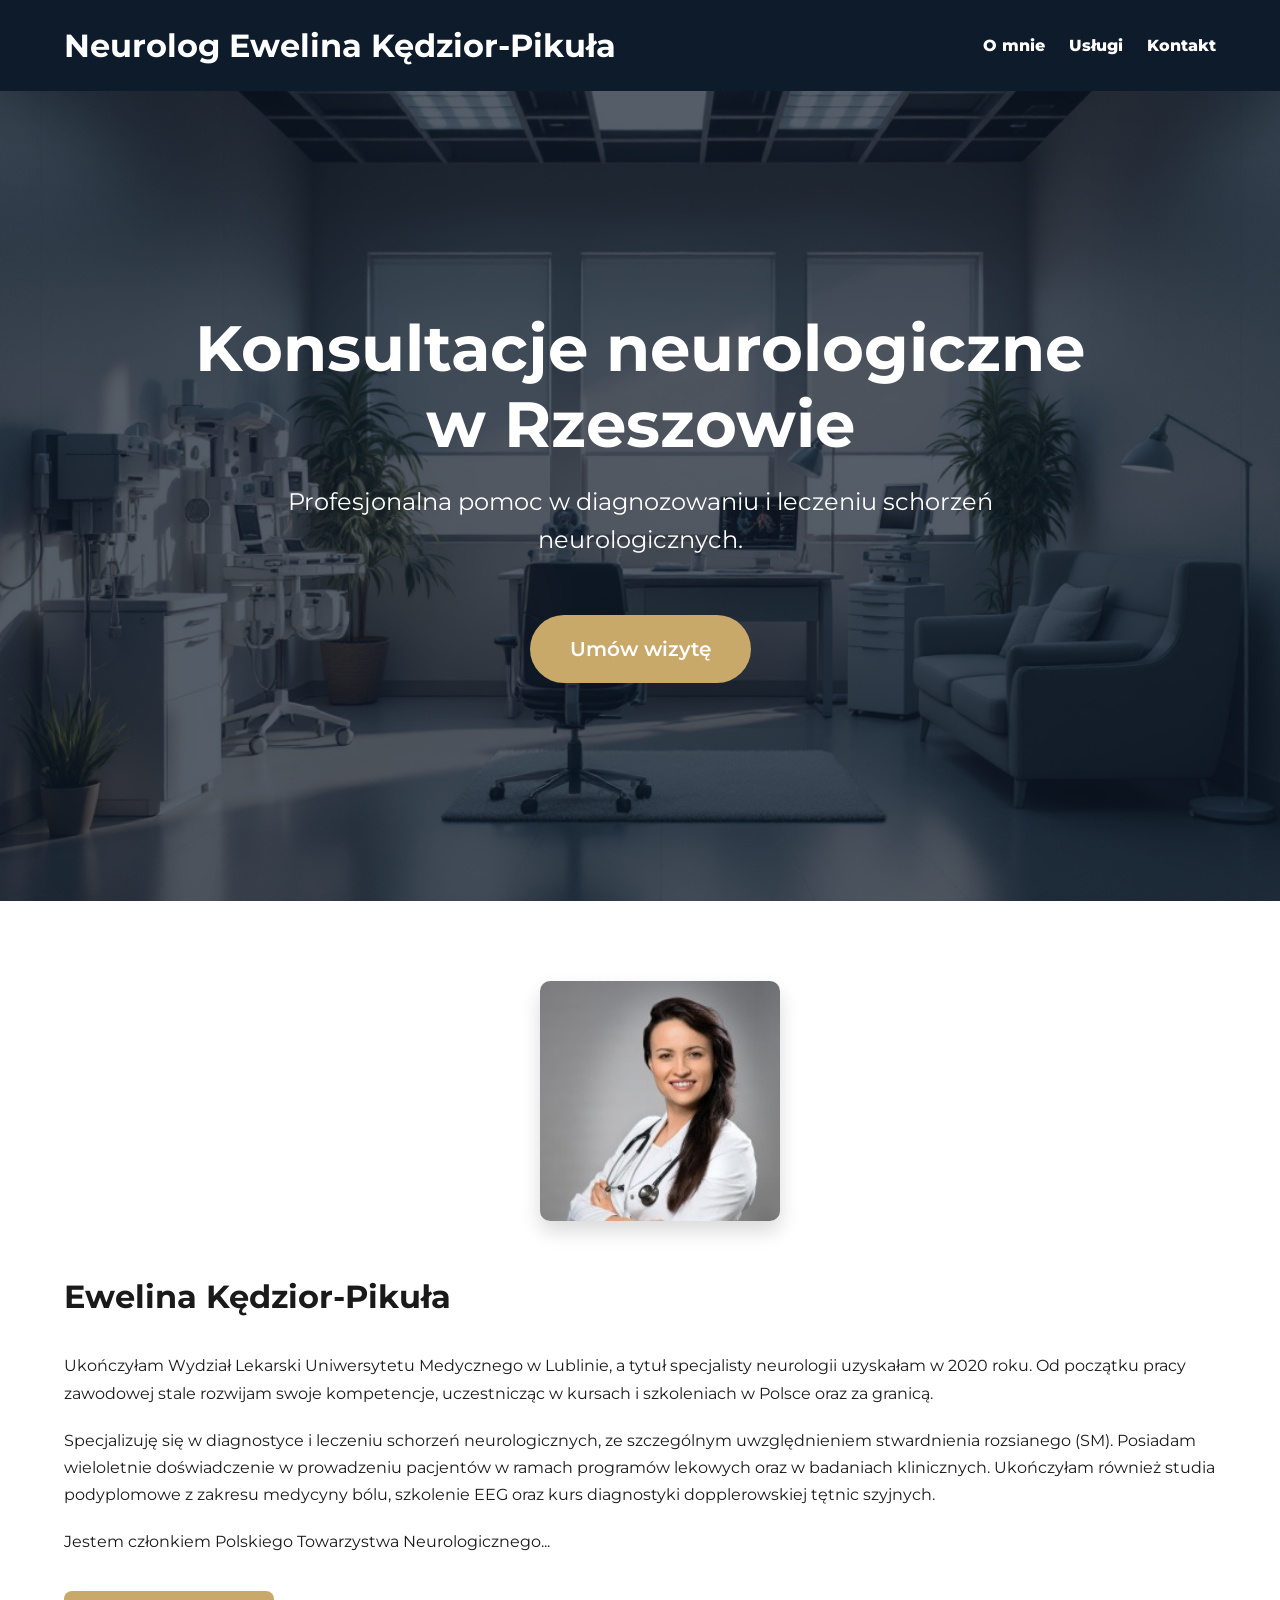
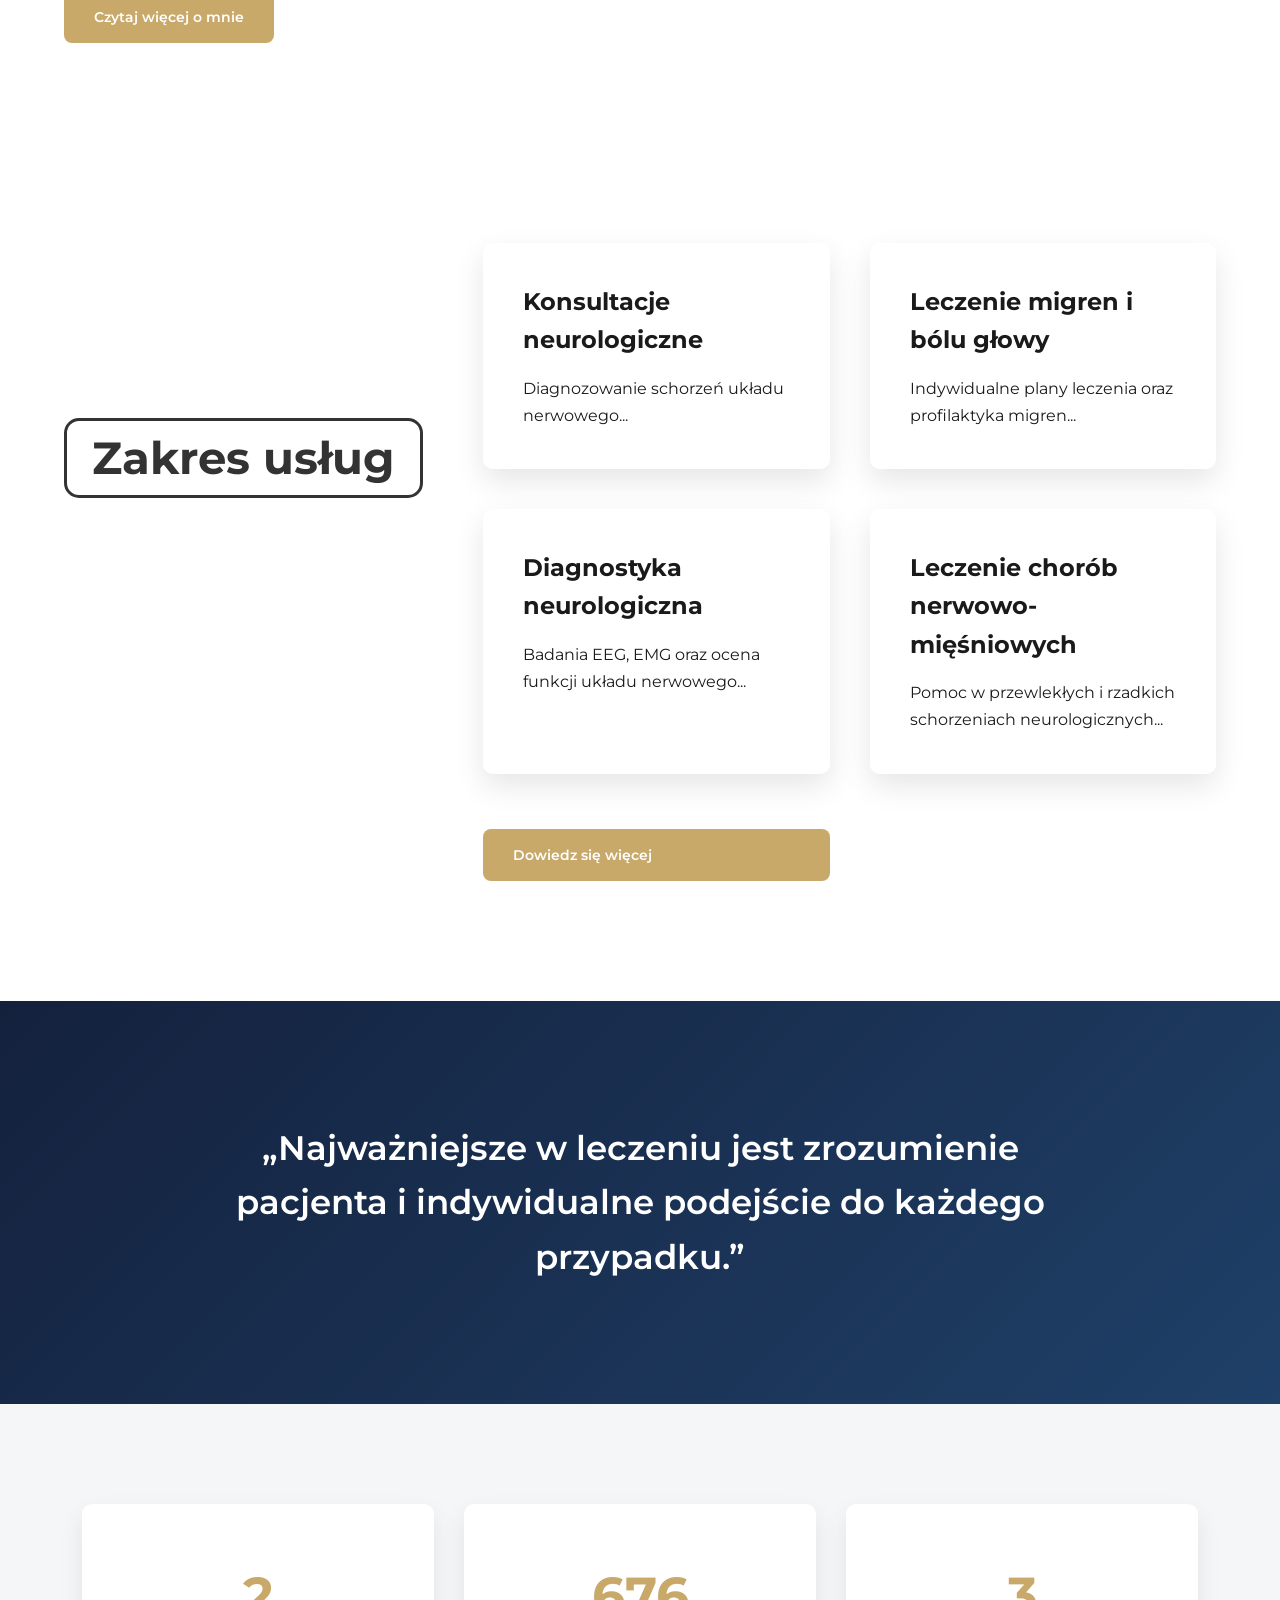
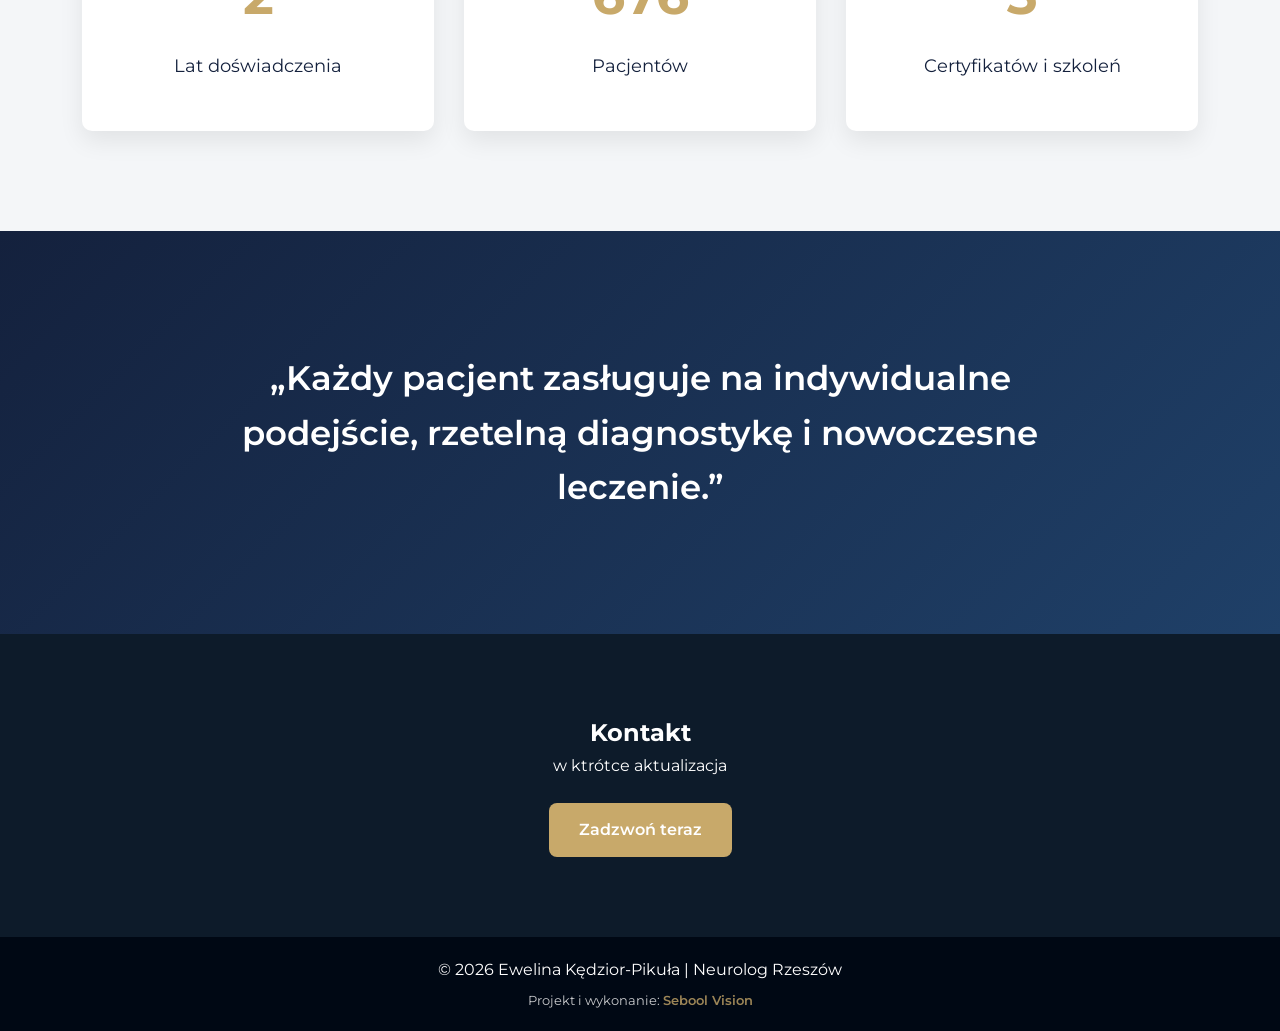
<file: index.html>
<!DOCTYPE html>
<html lang="pl">
<head>
    <meta charset="UTF-8">
    <meta name="viewport" content="width=device-width, initial-scale=1.0">
    <title>Neurolog Ewelina Kędzior-Pikuła | Rzeszów</title>
    <meta name="description" content="Ewelina Kędzior-Pikuła - Profesjonalna neurolog w Rzeszowie. Konsultacje neurologiczne, leczenie bólu głowy, diagnostyka neurologiczna.">
    <meta name="robots" content="index, follow">
    <meta name="author" content="Ewelina Kędzior-Pikuła">
    <meta name="theme-color" content="#14213d">
    <meta property="og:type" content="website">
    <meta property="og:locale" content="pl_PL">
    <meta property="og:title" content="Neurolog Ewelina Kędzior-Pikuła | Rzeszów">
    <meta property="og:description" content="Konsultacje neurologiczne, diagnostyka i leczenie schorzeń układu nerwowego w Rzeszowie.">
    <meta property="og:image" content="og-image.png">
    <meta property="og:image:alt" content="Neurolog Ewelina Kędzior-Pikuła - konsultacje neurologiczne w Rzeszowie">
    <meta name="twitter:card" content="summary_large_image">
    <meta name="twitter:title" content="Neurolog Ewelina Kędzior-Pikuła | Rzeszów">
    <meta name="twitter:description" content="Konsultacje neurologiczne, diagnostyka i leczenie schorzeń układu nerwowego w Rzeszowie.">
    <meta name="twitter:image" content="og-image.png">
    <link rel="icon" type="image/png" sizes="16x16" href="favicon-16.png">
    <link rel="icon" type="image/png" sizes="32x32" href="favicon-32.png">
    <link rel="apple-touch-icon" sizes="180x180" href="apple-touch-icon.png">
    <link rel="manifest" href="site.webmanifest">
    <link rel="image_src" href="og-image.png">
    <link rel="stylesheet" href="style.css">
    <link href="https://fonts.googleapis.com/css2?family=Montserrat:wght@400;600;700&display=swap" rel="stylesheet">
    <script type="application/ld+json">
    {
        "@context": "https://schema.org",
        "@type": "Physician",
        "name": "Ewelina Kędzior-Pikuła",
        "description": "Neurolog w Rzeszowie. Konsultacje neurologiczne, diagnostyka i leczenie schorzeń układu nerwowego.",
        "medicalSpecialty": "Neurology",
        "telephone": "+48660232927",
        "image": "og-image.png",
        "address": {
            "@type": "PostalAddress",
            "addressLocality": "Rzeszów",
            "addressCountry": "PL"
        },
        "areaServed": "Rzeszów"
    }
    </script>
</head>
<body>

<header>
    <div class="container nav">
        <h1>Neurolog Ewelina Kędzior-Pikuła</h1>
        <nav>
            <a href="omnie.html">O mnie</a>
            <a href="uslugi.html">Usługi</a>
            <a href="kontakt.html">Kontakt</a>

        </nav>
    </div>
</header>

<section class="hero">
    <img src="img/lek_1.png" alt="Neurolog Rzeszów - konsultacje i diagnostyka" class="hero-img">

    <div class="hero-content reveal reveal-bottom">
        <h2>Konsultacje neurologiczne w Rzeszowie</h2>
        <p>Profesjonalna pomoc w diagnozowaniu i leczeniu schorzeń neurologicznych.</p>
        <a href="#kontakt" class="btn">Umów wizytę</a>
    </div>
</section>

<section id="o-mnie" class="about">
    <div class="container about-wrapper">

        <div class="about-image reveal reveal-left">
            <img src="img/profil.jpg" alt="Neurolog Ewelina Kędzior-Pikuła Rzeszów konsultacja neurologiczna">

        </div>

        <div class="about-text reveal reveal-right">
            <h2>Ewelina Kędzior-Pikuła</h2>

            <p>
                Ukończyłam Wydział Lekarski Uniwersytetu Medycznego w Lublinie, 
                a tytuł specjalisty neurologii uzyskałam w 2020 roku. 
                Od początku pracy zawodowej stale rozwijam swoje kompetencje, 
                uczestnicząc w kursach i szkoleniach w Polsce oraz za granicą.
            </p>

            <p>
                Specjalizuję się w diagnostyce i leczeniu schorzeń neurologicznych, 
                ze szczególnym uwzględnieniem stwardnienia rozsianego (SM). 
                Posiadam wieloletnie doświadczenie w prowadzeniu pacjentów 
                w ramach programów lekowych oraz w badaniach klinicznych. 
                Ukończyłam również studia podyplomowe z zakresu medycyny bólu, 
                szkolenie EEG oraz kurs diagnostyki dopplerowskiej tętnic szyjnych.
            </p>

            <p>
                Jestem członkiem Polskiego Towarzystwa Neurologicznego...
            </p>
            <a href="omnie.html" class="btn btn-small">
                Czytaj więcej o mnie
            </a>

        </div>

    </div>
</section>


<section id="uslugi" class="services">
    <div class="background-slider">
        <div class="slide" style="background-image: url('img/pom_1.png');"></div>
        <div class="slide" style="background-image: url('img/pom_2.png');"></div>
        <div class="slide" style="background-image: url('img/pom_3.png');"></div>
    </div>
<div class="container services-wrapper">
    <h2 class="reveal reveal-left services-title">Zakres usług</h2>
    <div class="cards">

        <div class="card reveal reveal-left">
            <h3>Konsultacje neurologiczne</h3>
            <p>
                Diagnozowanie schorzeń układu nerwowego...
            </p>
        </div>

        <div class="card reveal reveal-bottom">
            <h3>Leczenie migren i bólu głowy</h3>
            <p>
                Indywidualne plany leczenia oraz profilaktyka migren...
            </p>
        </div>

        <div class="card reveal reveal-right">
            <h3>Diagnostyka neurologiczna</h3>
            <p>
                Badania EEG, EMG oraz ocena funkcji układu nerwowego...
            </p>
        </div>

        <div class="card reveal reveal-left">
            <h3>Leczenie chorób nerwowo-mięśniowych</h3>
            <p>
                Pomoc w przewlekłych i rzadkich schorzeniach neurologicznych...
            </p>
        </div>
        <a href="uslugi.html" class="btn btn-small">Dowiedz się więcej</a>

    </div>
</div>

</section>

<section class="quote-section">

    <div class="container reveal reveal-bottom">

        <blockquote>
            „Najważniejsze w leczeniu jest zrozumienie pacjenta
            i indywidualne podejście do każdego przypadku.”
        </blockquote>

    </div>

</section>

<section class="stats-section">

    <div class="container stats-grid">

        <div class="stat-box reveal reveal-left">
            <h3 class="counter" data-target="15">0</h3>
            <p>Lat doświadczenia</p>
        </div>

        <div class="stat-box reveal reveal-bottom">
            <h3 class="counter" data-target="3500">0</h3>
            <p>Pacjentów</p>
        </div>

        <div class="stat-box reveal reveal-right">
            <h3 class="counter" data-target="20">0</h3>
            <p>Certyfikatów i szkoleń</p>
        </div>

    </div>

</section>


<section class="quote-section">

    <div class="container reveal reveal-bottom">

        <blockquote>
            „Każdy pacjent zasługuje na indywidualne podejście,
            rzetelną diagnostykę i nowoczesne leczenie.”
        </blockquote>

    </div>

</section>




<section id="kontakt" class="contact">
    <div class="container reveal reveal-bottom">
        <h2 class="reveal reveal-bottom">Kontakt</h2>

        

        <p>w ktrótce aktualizacja</p>
        <p></p>

        <a href="tel:+48660232927" class="btn reveal reveal-bottom">
            Zadzwoń teraz
        </a>
    </div>
</section>


<footer>
    <p>© 2026 Ewelina Kędzior-Pikuła | Neurolog Rzeszów</p>
    <p class="footer-credit">Projekt i wykonanie: <a href="https://seboolvision.com" target="_blank" rel="noopener noreferrer">Sebool Vision</a></p>
</footer>

<script src="script.js"></script>

</body>
</html>
</file>
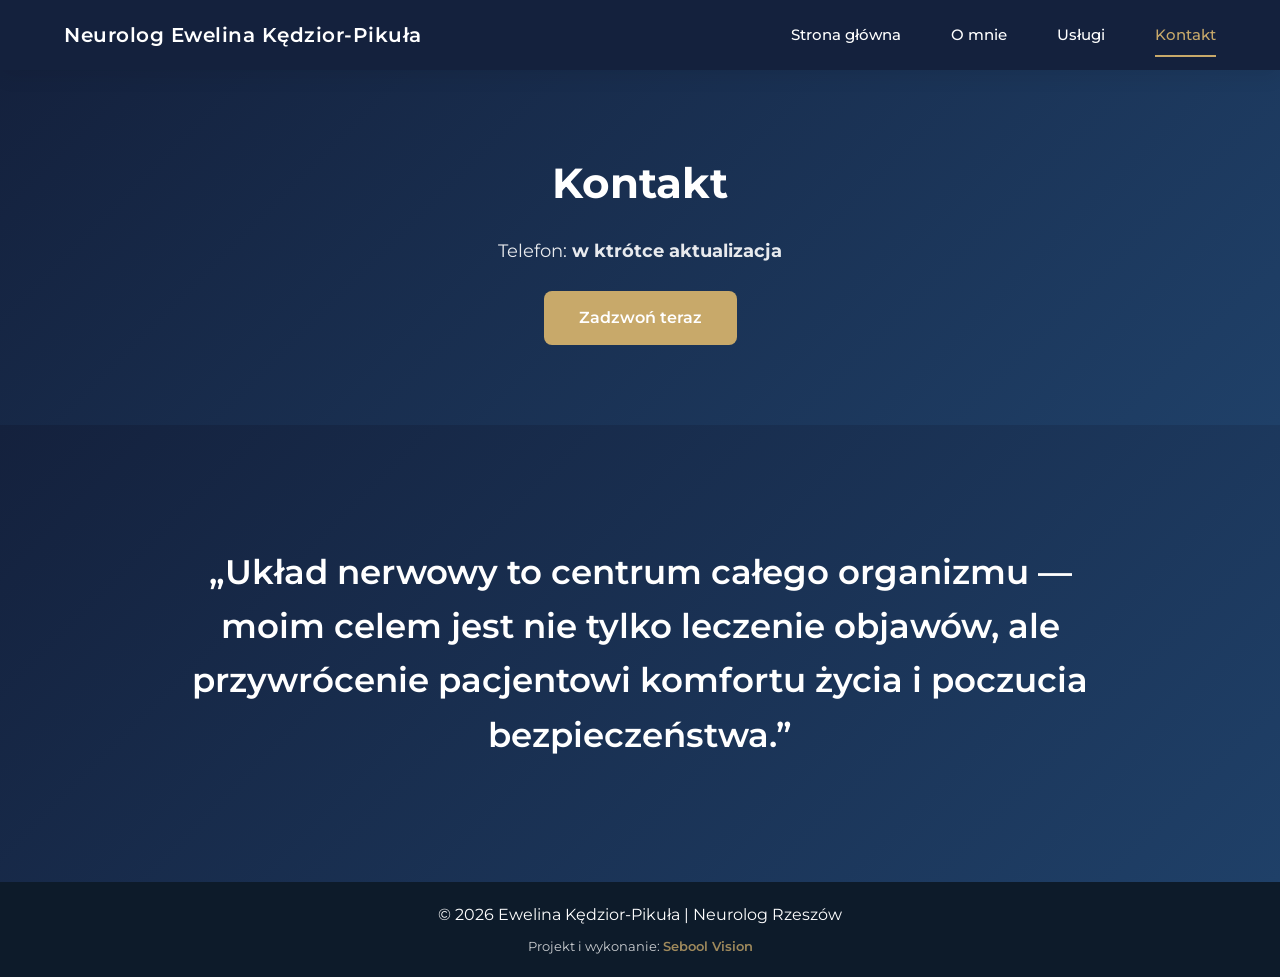
<file: kontakt.html>
<!DOCTYPE html>
<html lang="pl">
<head>
    <meta charset="UTF-8">
    <meta name="viewport" content="width=device-width, initial-scale=1.0">
    <title>Kontakt | Neurolog Rzeszów</title>
    <meta name="description" content="Kontakt z neurologiem w Rzeszowie. Adres, telefon oraz mapa dojazdu.">
    <meta name="robots" content="index, follow">
    <meta name="author" content="Ewelina Kędzior-Pikuła">
    <meta name="theme-color" content="#14213d">
    <meta property="og:type" content="website">
    <meta property="og:locale" content="pl_PL">
    <meta property="og:title" content="Kontakt | Neurolog Ewelina Kędzior-Pikuła">
    <meta property="og:description" content="Telefon i kontakt do neurologa w Rzeszowie. Umów konsultację neurologiczną.">
    <meta property="og:image" content="og-image.png">
    <meta property="og:image:alt" content="Kontakt do neurologa w Rzeszowie">
    <meta name="twitter:card" content="summary_large_image">
    <meta name="twitter:title" content="Kontakt | Neurolog Ewelina Kędzior-Pikuła">
    <meta name="twitter:description" content="Telefon i kontakt do neurologa w Rzeszowie.">
    <meta name="twitter:image" content="og-image.png">
    <link rel="icon" type="image/png" sizes="16x16" href="favicon-16.png">
    <link rel="icon" type="image/png" sizes="32x32" href="favicon-32.png">
    <link rel="apple-touch-icon" sizes="180x180" href="apple-touch-icon.png">
    <link rel="manifest" href="site.webmanifest">
    <link rel="image_src" href="og-image.png">

    <link rel="stylesheet" href="style.css">
    <link href="https://fonts.googleapis.com/css2?family=Montserrat:wght@400;600;700&display=swap" rel="stylesheet">
    <script type="application/ld+json">
    {
        "@context": "https://schema.org",
        "@type": "Physician",
        "name": "Ewelina Kędzior-Pikuła",
        "description": "Kontakt do neurologa w Rzeszowie.",
        "medicalSpecialty": "Neurology",
        "telephone": "+48660232927",
        "image": "og-image.png",
        "address": {
            "@type": "PostalAddress",
            "addressLocality": "Rzeszów",
            "addressCountry": "PL"
        },
        "areaServed": "Rzeszów"
    }
    </script>
</head>
<body class="contact-page">

<header class="contact-header">
    <div class="container contact-nav">
        <h1 class="contact-logo">Neurolog Ewelina Kędzior-Pikuła</h1>
        <nav>
            <a href="index.html">Strona główna</a>
            <a href="omnie.html">O mnie</a>
            <a href="uslugi.html">Usługi</a>
            <a href="kontakt.html" class="active">Kontakt</a>
        </nav>
    </div>
</header>

<section class="contact-hero">
    <div class="container reveal reveal-bottom">
        <h2>Kontakt</h2>

        

        <p>Telefon: <strong>w ktrótce aktualizacja</strong></p>

        <a href="tel:" class="btn-contact">
            Zadzwoń teraz
        </a>
    </div>
</section>

<section class="quote-section">

    <div class="container reveal reveal-bottom">

        <blockquote>
            „Układ nerwowy to centrum całego organizmu —
            moim celem jest nie tylko leczenie objawów,
            ale przywrócenie pacjentowi komfortu życia i poczucia bezpieczeństwa.”
        </blockquote>

    </div>

</section>

<footer class="contact-footer">
    <p>© 2026 Ewelina Kędzior-Pikuła | Neurolog Rzeszów</p>
    <p class="footer-credit">Projekt i wykonanie: <a href="https://seboolvision.com" target="_blank" rel="noopener noreferrer">Sebool Vision</a></p>
</footer>

<script src="script.js"></script>
</body>
</html>
</file>
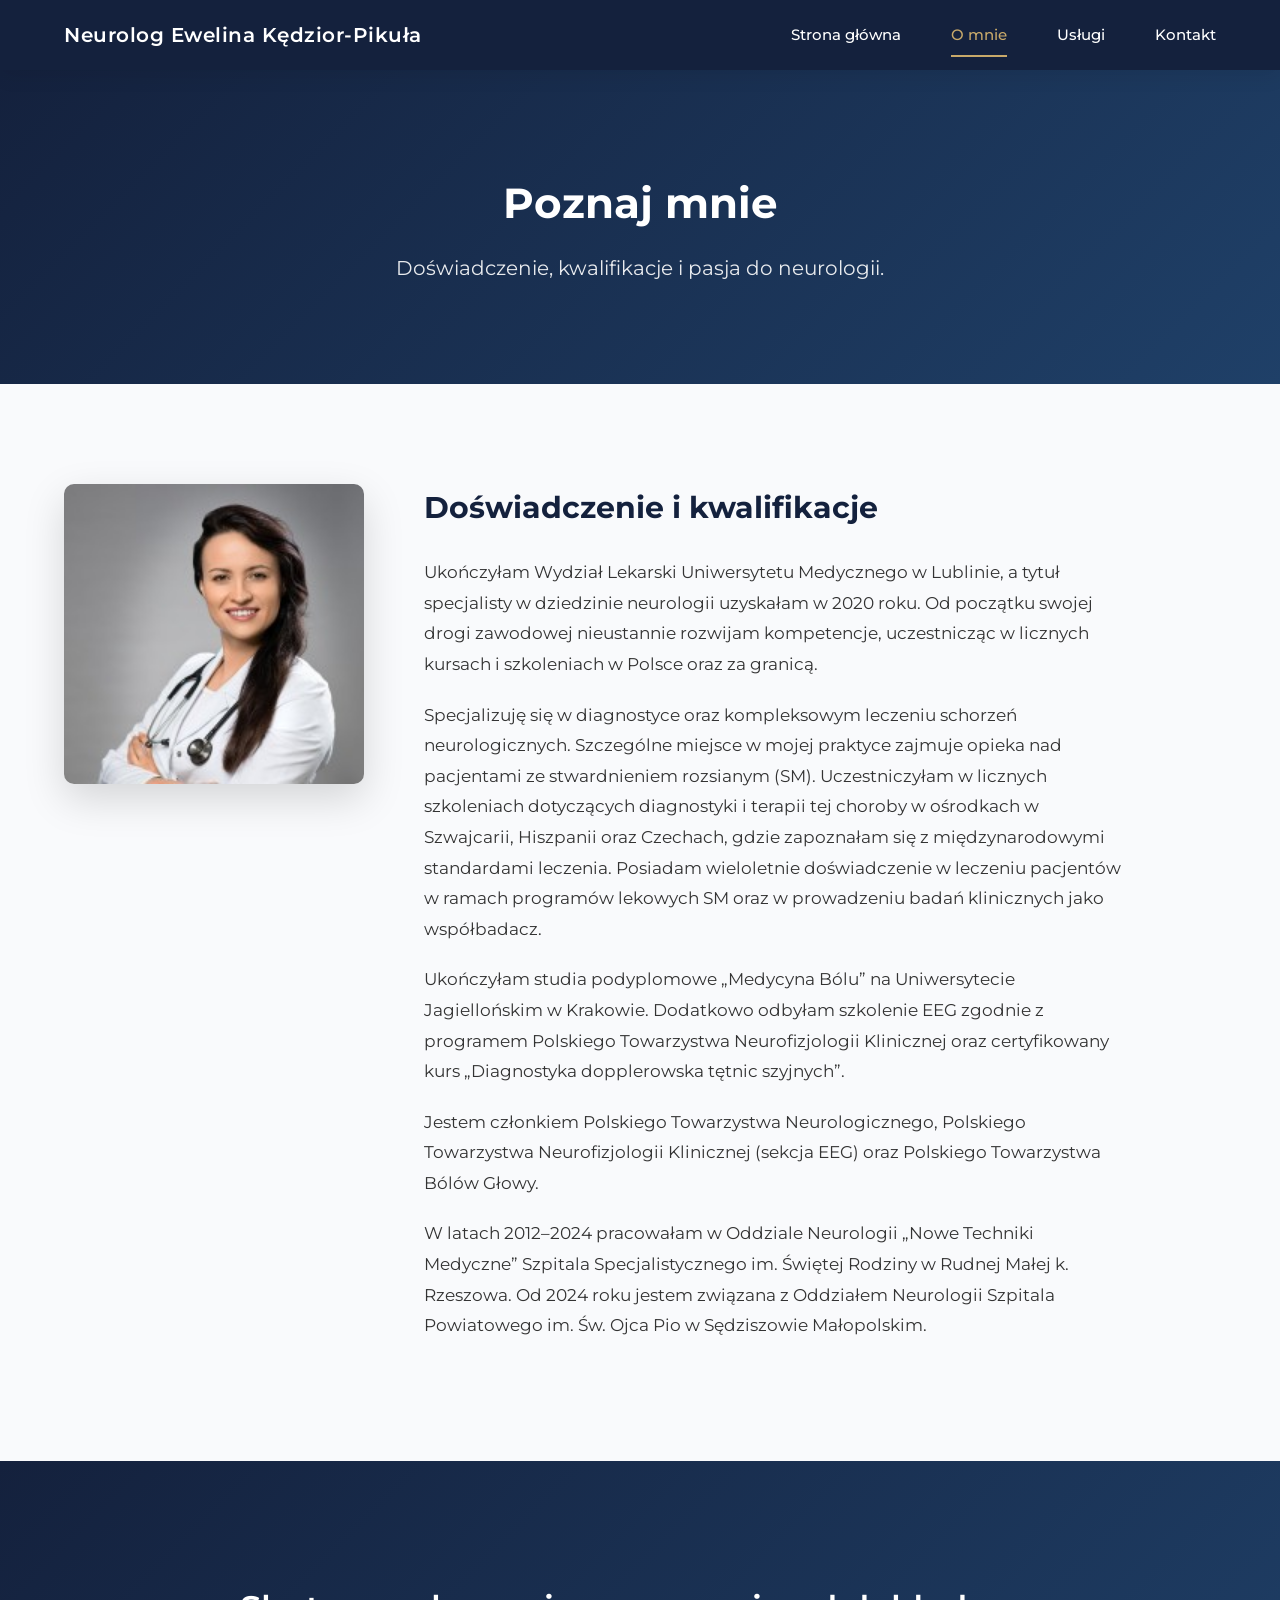
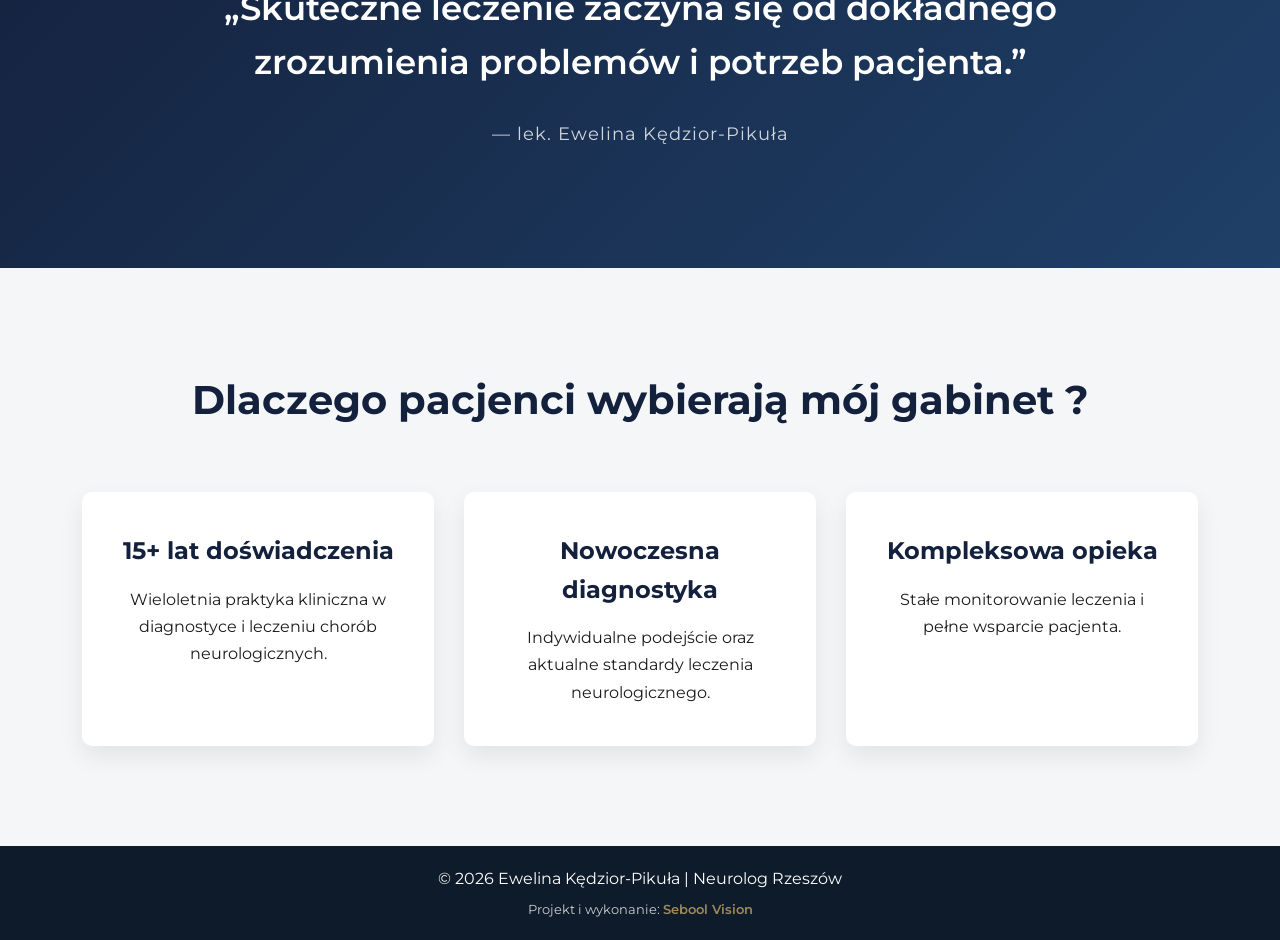
<file: omnie.html>
<!DOCTYPE html>
<html lang="pl">
<head>
    <meta charset="UTF-8">
    <meta name="viewport" content="width=device-width, initial-scale=1.0">
    <title>O mnie | Neurolog Ewelina Kędzior-Pikuła</title>
    <meta name="description" content="Poznaj neurolog Ewelinę Kędzior-Pikułę. Doświadczenie, kwalifikacje i specjalizacje neurologiczne w Rzeszowie.">
    <meta name="robots" content="index, follow">
    <meta name="author" content="Ewelina Kędzior-Pikuła">
    <meta name="theme-color" content="#14213d">
    <meta property="og:type" content="profile">
    <meta property="og:locale" content="pl_PL">
    <meta property="og:title" content="O mnie | Neurolog Ewelina Kędzior-Pikuła">
    <meta property="og:description" content="Doświadczenie, kwalifikacje i specjalizacje neurologiczne lek. Eweliny Kędzior-Pikuły w Rzeszowie.">
    <meta property="og:image" content="og-image.png">
    <meta property="og:image:alt" content="Neurolog Ewelina Kędzior-Pikuła">
    <meta name="twitter:card" content="summary_large_image">
    <meta name="twitter:title" content="O mnie | Neurolog Ewelina Kędzior-Pikuła">
    <meta name="twitter:description" content="Doświadczenie, kwalifikacje i specjalizacje neurologiczne w Rzeszowie.">
    <meta name="twitter:image" content="og-image.png">
    <link rel="icon" type="image/png" sizes="16x16" href="favicon-16.png">
    <link rel="icon" type="image/png" sizes="32x32" href="favicon-32.png">
    <link rel="apple-touch-icon" sizes="180x180" href="apple-touch-icon.png">
    <link rel="manifest" href="site.webmanifest">
    <link rel="image_src" href="og-image.png">
    
    <link rel="stylesheet" href="style.css">
    <link href="https://fonts.googleapis.com/css2?family=Montserrat:wght@400;600;700&display=swap" rel="stylesheet">
    <script type="application/ld+json">
    {
        "@context": "https://schema.org",
        "@type": "Physician",
        "name": "Ewelina Kędzior-Pikuła",
        "description": "Neurolog w Rzeszowie. Doświadczenie w diagnostyce i leczeniu schorzeń neurologicznych.",
        "medicalSpecialty": "Neurology",
        "telephone": "+48660232927",
        "image": "og-image.png",
        "address": {
            "@type": "PostalAddress",
            "addressLocality": "Rzeszów",
            "addressCountry": "PL"
        },
        "areaServed": "Rzeszów"
    }
    </script>
</head>
<body class="about-page">

<header class="about-header">
    <div class="container about-nav">
        <h1 class="about-logo">Neurolog Ewelina Kędzior-Pikuła</h1>
        <nav>
            <a href="index.html">Strona główna</a>
            <a href="omnie.html" class="active">O mnie</a>
            <a href="uslugi.html">Usługi</a>
            <a href="kontakt.html">Kontakt</a>
        </nav>
    </div>
</header>

<section class="about-hero">
    <div class="container">
        <h2>Poznaj mnie</h2>
        <p>Doświadczenie, kwalifikacje i pasja do neurologii.</p>
    </div>
</section>

<section class="about-content">
    <div class="container about-wrapper-new">

        <div class="about-image-new reveal reveal-left">
            <img src="img/profil.jpg" alt="Neurolog Ewelina Kędzior-Pikuła">
        </div>

        <div class="about-text-new reveal reveal-right">

            <h3>Doświadczenie i kwalifikacje</h3>

            <p>
                Ukończyłam Wydział Lekarski Uniwersytetu Medycznego w Lublinie, 
                a tytuł specjalisty w dziedzinie neurologii uzyskałam w 2020 roku. 
                Od początku swojej drogi zawodowej nieustannie rozwijam kompetencje, 
                uczestnicząc w licznych kursach i szkoleniach w Polsce oraz za granicą.
            </p>

            <p>
                Specjalizuję się w diagnostyce oraz kompleksowym leczeniu schorzeń neurologicznych. 
                Szczególne miejsce w mojej praktyce zajmuje opieka nad pacjentami 
                ze stwardnieniem rozsianym (SM). Uczestniczyłam w licznych szkoleniach 
                dotyczących diagnostyki i terapii tej choroby w ośrodkach w Szwajcarii, 
                Hiszpanii oraz Czechach, gdzie zapoznałam się z międzynarodowymi standardami leczenia. 
                Posiadam wieloletnie doświadczenie w leczeniu pacjentów w ramach programów lekowych SM 
                oraz w prowadzeniu badań klinicznych jako współbadacz.
            </p>

            <p>
                Ukończyłam studia podyplomowe „Medycyna Bólu” na Uniwersytecie Jagiellońskim w Krakowie. 
                Dodatkowo odbyłam szkolenie EEG zgodnie z programem Polskiego Towarzystwa 
                Neurofizjologii Klinicznej oraz certyfikowany kurs „Diagnostyka dopplerowska tętnic szyjnych”.
            </p>

            <p>
                Jestem członkiem Polskiego Towarzystwa Neurologicznego, 
                Polskiego Towarzystwa Neurofizjologii Klinicznej (sekcja EEG) 
                oraz Polskiego Towarzystwa Bólów Głowy.
            </p>

            <p>
                W latach 2012–2024 pracowałam w Oddziale Neurologii „Nowe Techniki Medyczne” 
                Szpitala Specjalistycznego im. Świętej Rodziny w Rudnej Małej k. Rzeszowa. 
                Od 2024 roku jestem związana z Oddziałem Neurologii 
                Szpitala Powiatowego im. Św. Ojca Pio w Sędziszowie Małopolskim.
            </p>

        </div>

    </div>
</section>

<section class="quote-section">

    <div class="container reveal reveal-bottom">

        <blockquote>
            „Skuteczne leczenie zaczyna się od dokładnego zrozumienia
            problemów i potrzeb pacjenta.”
        </blockquote>

        <span class="quote-author">
            — lek. Ewelina Kędzior-Pikuła
        </span>

    </div>

</section>

<section class="trust-section">

    <div class="container">

        <h2 class="reveal reveal-bottom">
            Dlaczego pacjenci wybierają mój gabinet ?
        </h2>

        <div class="trust-grid">

            <div class="trust-box reveal reveal-left">
                <h3>15+ lat doświadczenia</h3>
                <p>
                    Wieloletnia praktyka kliniczna
                    w diagnostyce i leczeniu chorób neurologicznych.
                </p>
            </div>

            <div class="trust-box reveal reveal-bottom">
                <h3>Nowoczesna diagnostyka</h3>
                <p>
                    Indywidualne podejście oraz
                    aktualne standardy leczenia neurologicznego.
                </p>
            </div>

            <div class="trust-box reveal reveal-right">
                <h3>Kompleksowa opieka</h3>
                <p>
                    Stałe monitorowanie leczenia
                    i pełne wsparcie pacjenta.
                </p>
            </div>

        </div>

    </div>

</section>



<footer class="about-footer">
    <p>© 2026 Ewelina Kędzior-Pikuła | Neurolog Rzeszów</p>
    <p class="footer-credit">Projekt i wykonanie: <a href="https://seboolvision.com" target="_blank" rel="noopener noreferrer">Sebool Vision</a></p>
</footer>

<script src="script.js"></script>

</body>
</html>
</file>
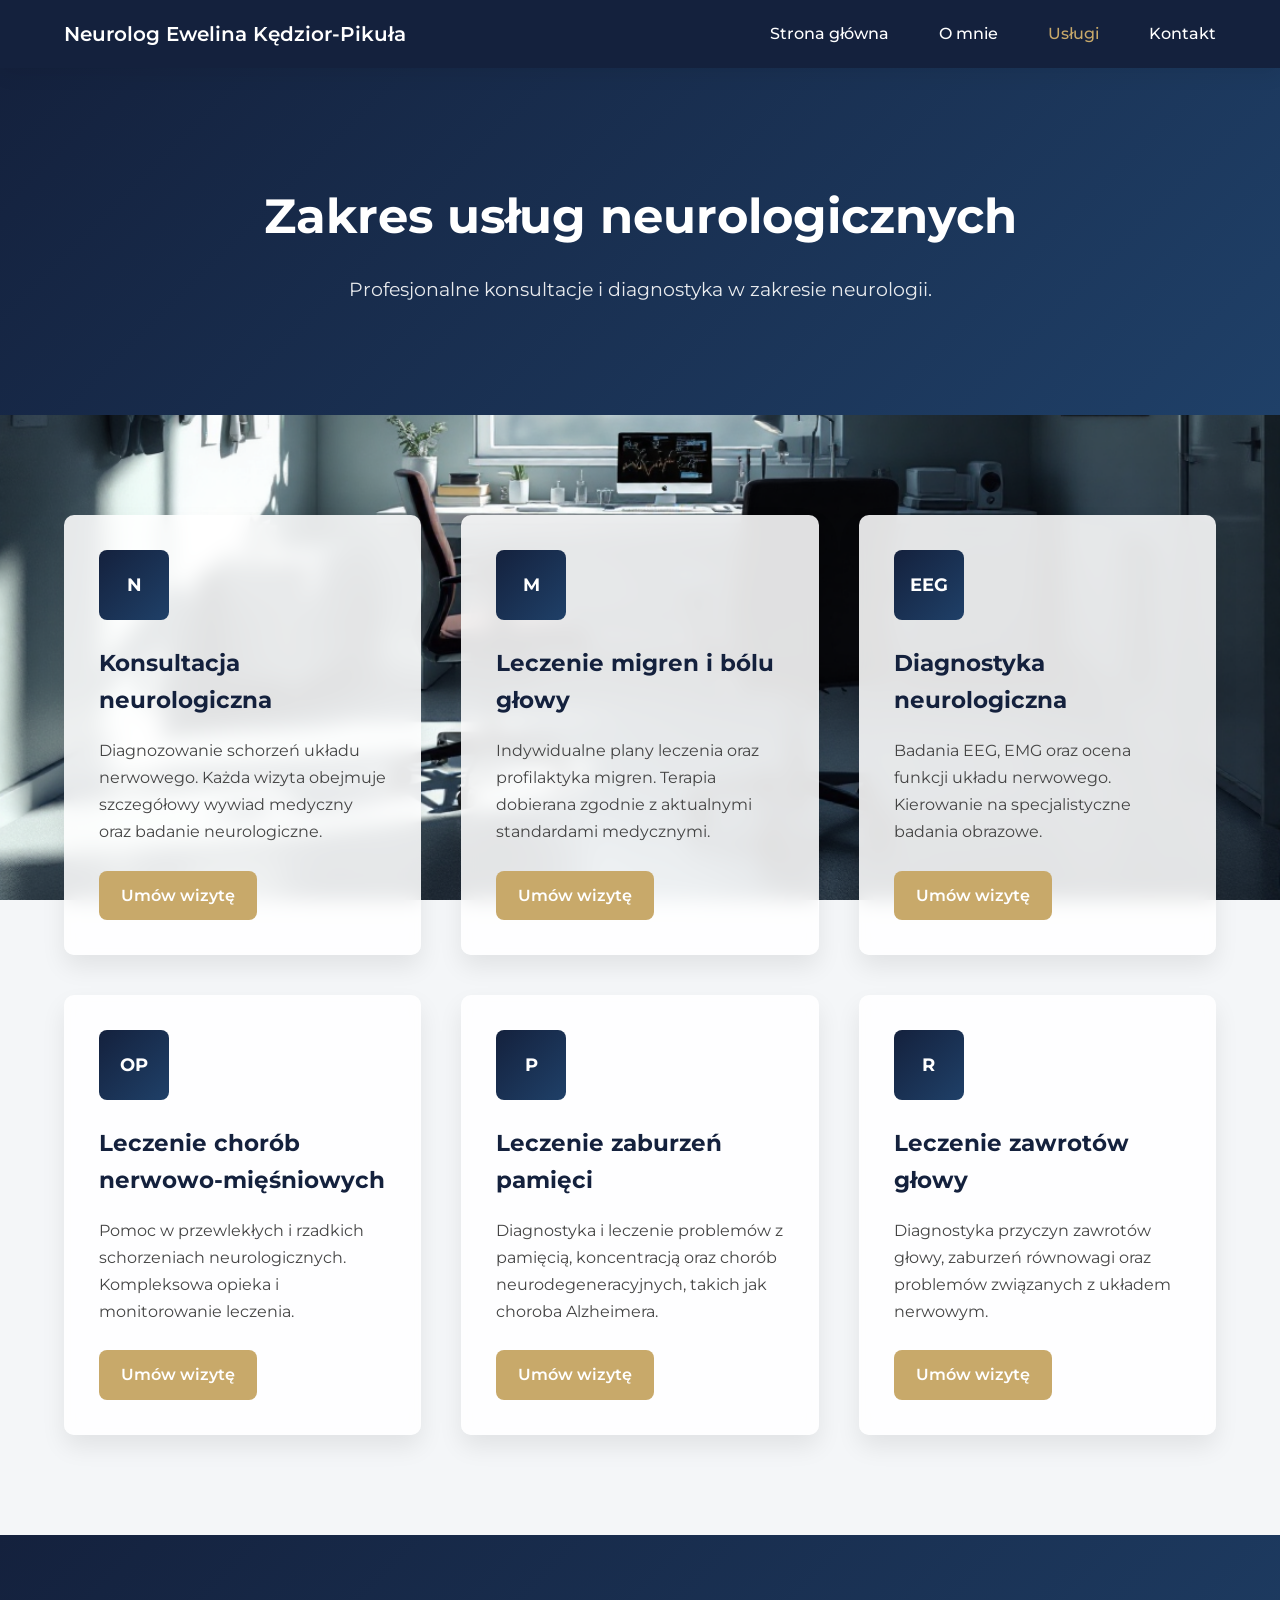
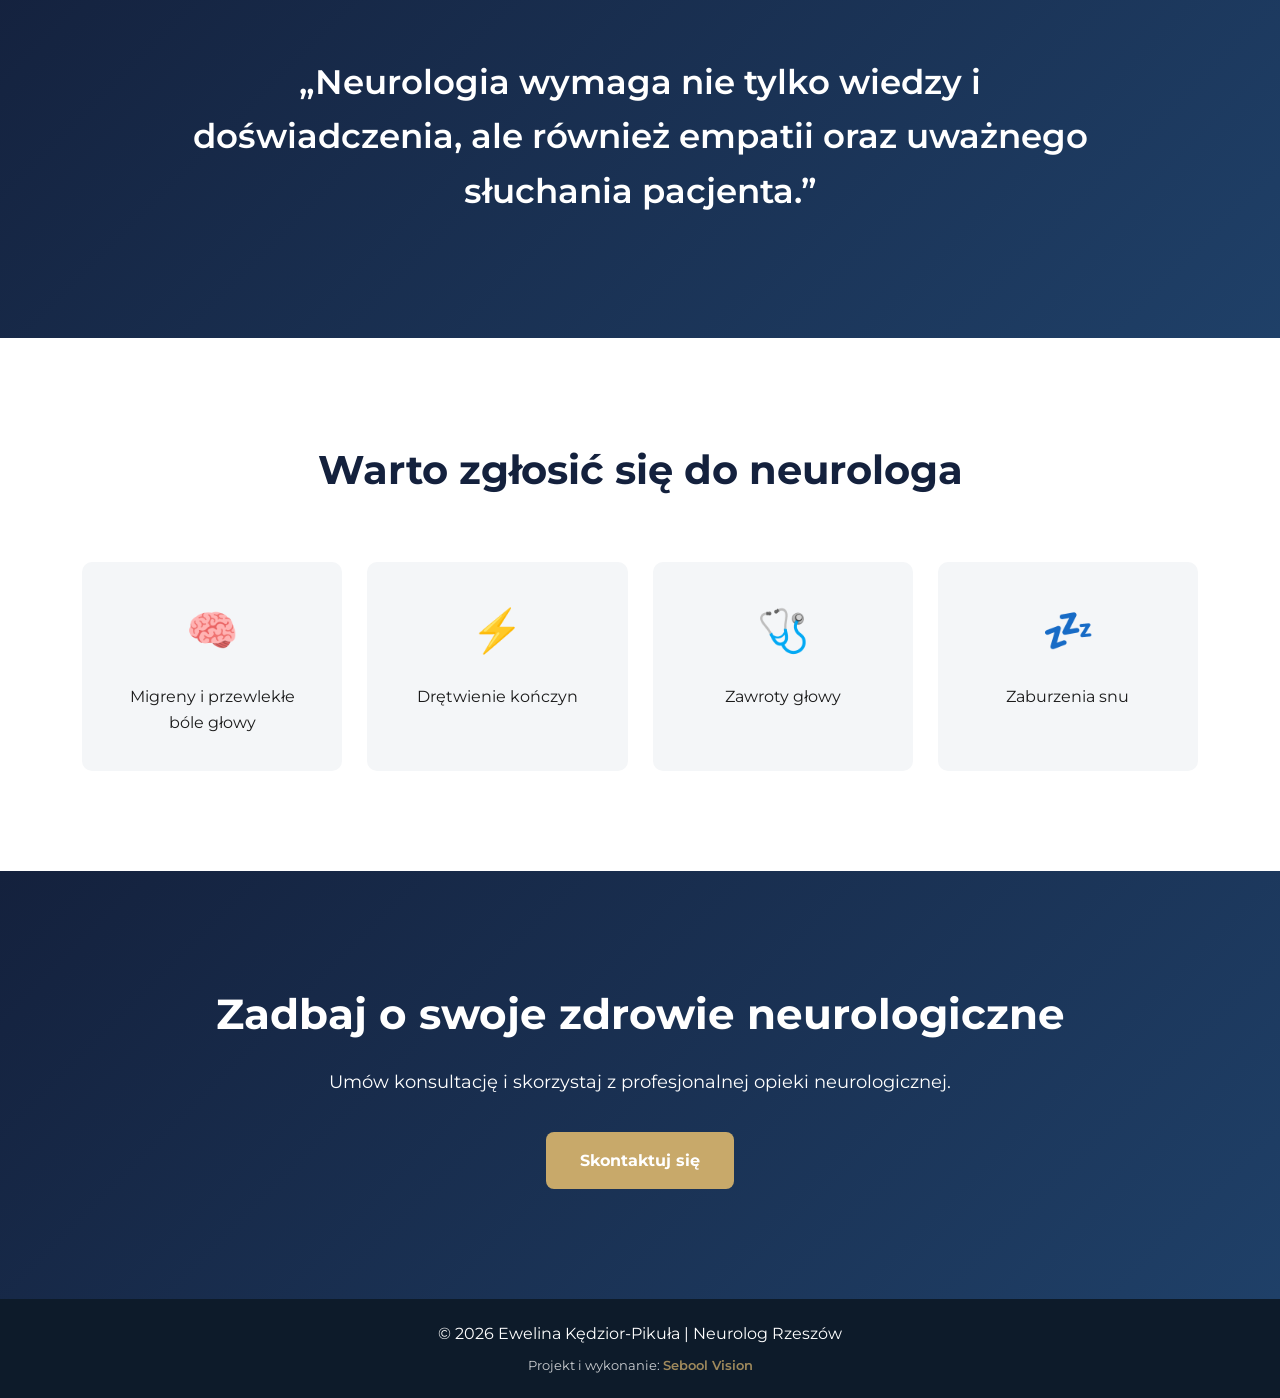
<file: uslugi.html>
<!DOCTYPE html>
<html lang="pl">
<head>
    <meta charset="UTF-8">
    <meta name="viewport" content="width=device-width, initial-scale=1.0">
    <title>Usługi neurologiczne | Neurolog Rzeszów</title>
    <meta name="description" content="Konsultacje neurologiczne, leczenie migren, diagnostyka EEG i inne usługi neurologiczne w Rzeszowie.">
    <meta name="robots" content="index, follow">
    <meta name="author" content="Ewelina Kędzior-Pikuła">
    <meta name="theme-color" content="#14213d">
    <meta property="og:type" content="website">
    <meta property="og:locale" content="pl_PL">
    <meta property="og:title" content="Usługi neurologiczne | Neurolog Rzeszów">
    <meta property="og:description" content="Konsultacje neurologiczne, leczenie migren, diagnostyka EEG, zawrotów głowy i zaburzeń pamięci w Rzeszowie.">
    <meta property="og:image" content="og-image.png">
    <meta property="og:image:alt" content="Usługi neurologiczne w Rzeszowie">
    <meta name="twitter:card" content="summary_large_image">
    <meta name="twitter:title" content="Usługi neurologiczne | Neurolog Rzeszów">
    <meta name="twitter:description" content="Konsultacje neurologiczne, leczenie migren, diagnostyka EEG i inne usługi w Rzeszowie.">
    <meta name="twitter:image" content="og-image.png">
    <link rel="icon" type="image/png" sizes="16x16" href="favicon-16.png">
    <link rel="icon" type="image/png" sizes="32x32" href="favicon-32.png">
    <link rel="apple-touch-icon" sizes="180x180" href="apple-touch-icon.png">
    <link rel="manifest" href="site.webmanifest">
    <link rel="image_src" href="og-image.png">
    
    <link rel="stylesheet" href="style.css">
    <link href="https://fonts.googleapis.com/css2?family=Montserrat:wght@400;500;600;700&display=swap" rel="stylesheet">
    <script type="application/ld+json">
    {
        "@context": "https://schema.org",
        "@type": "MedicalBusiness",
        "name": "Neurolog Ewelina Kędzior-Pikuła",
        "description": "Konsultacje neurologiczne, leczenie migren, diagnostyka EEG i inne usługi neurologiczne w Rzeszowie.",
        "medicalSpecialty": "Neurology",
        "telephone": "+48660232927",
        "image": "og-image.png",
        "address": {
            "@type": "PostalAddress",
            "addressLocality": "Rzeszów",
            "addressCountry": "PL"
        },
        "areaServed": "Rzeszów"
    }
    </script>
</head>

<body class="services-page">

<header class="services-header">
    <div class="container services-nav">
        <h1 class="services-logo">
            Neurolog Ewelina Kędzior-Pikuła
        </h1>
        <nav>
            <a href="index.html">Strona główna</a>
            <a href="omnie.html">O mnie</a>
            <a href="uslugi.html" class="active">Usługi</a>
            <a href="kontakt.html">Kontakt</a>
        </nav>
    </div>
</header>

<section class="services-hero">
    <div class="container">
        <h2>Zakres usług neurologicznych</h2>
        <p>
            Profesjonalne konsultacje i diagnostyka
            w zakresie neurologii.
        </p>
    </div>
</section>

<section class="services-content">
    <div class="container cards-wrapper">
        <div class="card-new reveal reveal-left">
            <div class="card-icon">
                <span>N</span>
            </div>
            <h3>Konsultacja neurologiczna</h3>
            <p>
                Diagnozowanie schorzeń układu nerwowego.
                Każda wizyta obejmuje szczegółowy wywiad
                medyczny oraz badanie neurologiczne.
            </p>
            <a href="kontakt.html" class="service-btn">
                Umów wizytę
            </a>
        </div>


        <div class="card-new reveal reveal-bottom">
            <div class="card-icon">
                <span>M</span>
            </div>
            <h3>Leczenie migren i bólu głowy</h3>
            <p>
                Indywidualne plany leczenia oraz profilaktyka migren.
                Terapia dobierana zgodnie z aktualnymi standardami medycznymi.
            </p>
            <a href="kontakt.html" class="service-btn">
                Umów wizytę
            </a>
        </div>


        <div class="card-new reveal reveal-right">
            <div class="card-icon">
                <span>EEG</span>
            </div>
            <h3>Diagnostyka neurologiczna</h3>
            <p>
                Badania EEG, EMG oraz ocena funkcji układu nerwowego.
                Kierowanie na specjalistyczne badania obrazowe.
            </p>
            <a href="kontakt.html" class="service-btn">
                Umów wizytę
            </a>
        </div>


        <div class="card-new reveal reveal-left">
            <div class="card-icon">
                <span>OP</span>
            </div>
            <h3>Leczenie chorób nerwowo-mięśniowych</h3>
            <p>
                Pomoc w przewlekłych i rzadkich schorzeniach neurologicznych.
                Kompleksowa opieka i monitorowanie leczenia.
            </p>
            <a href="kontakt.html" class="service-btn">
                Umów wizytę
            </a>
        </div>

        <div class="card-new reveal reveal-right">
        <div class="card-icon">
           <span>P</span>
        </div>
           <h3>Leczenie zaburzeń pamięci</h3>
            <p>
                Diagnostyka i leczenie problemów z pamięcią,
                koncentracją oraz chorób neurodegeneracyjnych,
                takich jak choroba Alzheimera.
            </p>
            <a href="kontakt.html" class="service-btn">
               Umów wizytę
            </a>
        </div>

        <div class="card-new reveal reveal-bottom">
        <div class="card-icon">
            <span>R</span>
        </div>
            <h3>Leczenie zawrotów głowy</h3>
            <p>
                Diagnostyka przyczyn zawrotów głowy,
                zaburzeń równowagi oraz problemów związanych
                z układem nerwowym.
            </p>
            <a href="kontakt.html" class="service-btn">
               Umów wizytę
            </a>
        </div>

        
    </div>
</section>

<section class="quote-section">

    <div class="container reveal reveal-bottom">

        <blockquote>
            „Neurologia wymaga nie tylko wiedzy i doświadczenia,
            ale również empatii oraz uważnego słuchania pacjenta.”
        </blockquote>

    </div>

</section>


<section class="symptoms-section">
    <div class="container">
        <h2 class="reveal reveal-bottom">
            Warto zgłosić się do neurologa
        </h2>
        <div class="symptoms-grid">
            <div class="symptom-box reveal reveal-left">
                <span>🧠</span>
                <p>Migreny i przewlekłe bóle głowy</p>
            </div>
            <div class="symptom-box reveal reveal-bottom">
                <span>⚡</span>
                <p>Drętwienie kończyn</p>
            </div>
            <div class="symptom-box reveal reveal-bottom">
                <span>🩺</span>
                <p>Zawroty głowy</p>
            </div>
            <div class="symptom-box reveal reveal-right">
                <span>💤</span>
                <p>Zaburzenia snu</p>
            </div>
        </div>
    </div>
</section>


<section class="cta-section">

    <div class="container reveal reveal-bottom">

        <h2>Zadbaj o swoje zdrowie neurologiczne</h2>

        <p>
            Umów konsultację i skorzystaj
            z profesjonalnej opieki neurologicznej.
        </p>

        <a href="kontakt.html" class="cta-btn">
            Skontaktuj się
        </a>

    </div>

</section>

<footer class="services-footer">

    <p>
        © 2026 Ewelina Kędzior-Pikuła | Neurolog Rzeszów
    </p>
    <p class="footer-credit">
        Projekt i wykonanie: <a href="https://seboolvision.com" target="_blank" rel="noopener noreferrer">Sebool Vision</a>
    </p>

</footer>

<script src="script.js"></script>

</body>
</html>
</file>
<file: style.css>
html {
    scroll-behavior: smooth;
}

* {
    margin: 0;
    padding: 0;
    box-sizing: border-box;
}

body {
    font-family: 'Montserrat', sans-serif;
    color: #1a1a1a;
    line-height: 1.6;
}

.container {
    width: 90%;
    max-width: 1200px;
    margin: auto;
}

header {
    background: #0d1b2a;
    padding: 20px 0;
    color: white;
}

.nav {
    display: flex;
    justify-content: space-between;
    align-items: center;
}

nav a {
    color: white;
    text-decoration: none;
    margin-left: 20px;
    font-weight: 800;
    transition: 0.3s;
}

nav a:hover {
    color: #c8a96a;
}

/* SEKCJA HERO */
.hero {
    position: relative;
    height: 90vh;
    display: flex;
    align-items: center;
    justify-content: center;
    overflow: hidden;
}

.hero-img {
    position: absolute;
    width: 100%;
    height: 100%;
    object-fit: cover;
    z-index: -1;
}

.hero::after {
    content: "";
    position: absolute;
    width: 100%;
    height: 100%;
    background: rgba(13,27,42,0.7);
    top: 0;
    left: 0;
}

.hero-content {
    position: relative;
    color: white;
    text-align: center;
    z-index: 2;
    max-width: 900px;
    margin: 0 auto;
}

.hero-content h2 {
    font-size: 64px;
    line-height: 1.2;
    margin-bottom: 20px;
}

.hero-content p {
    font-size: 24px;
    margin-bottom: 30px;
}

.hero-content .btn {
    font-size: 20px;
    padding: 18px 40px;
    border-radius: 50px;
}


/* SEKCJA O MNIE */
.about-wrapper {
    display: flex;
    align-items: flex-start;
    gap: 50px;
    flex-wrap: wrap; 
    justify-content: center; 
}

.about-image img {
    width: 120%;         
    max-width: 250px;    
    height: auto;        
    border-radius: 15px;
    box-shadow: 0 10px 20px rgba(0,0,0,0.15);
    object-fit: cover;
    display: block;
    margin: 0 auto;      
}

.about-text {
    column-count: 1;     
    column-gap: 40px;      
}

.about-text h2 {
    column-span: all;    
    margin-bottom: 30px;
    font-size: 32px;
}

.about-text p {
    margin-bottom: 20px;
    line-height: 1.7;
}


.btn-small {
    display: inline-block;
    background: #c8a96a;
    color: white;
    padding: 15px 30px;
    border-radius: 40px;
    text-decoration: none;
    font-weight: 600;
    font-size: 14px;
    margin-top: 15px;
    transition: 0.3s;
}

.btn-small:hover {
    background: #a8894f;
}


@media(max-width:768px){
    .about-wrapper {
        flex-direction: column;
        align-items: center;
        text-align: center;
    }

    .about-image {
        width: 100%;
        display: flex;
        justify-content: center;
    }

    .about-image img {
        max-width: 180px;
        margin-bottom: 20px;
    }

    .about-text {
        column-count: 1;
    }
}






/* PRZYCISK (CTA) */
.btn {
    display: inline-block;
    background: #c8a96a;
    color: white;
    padding: 14px 30px;
    border-radius: 40px;
    text-decoration: none;
    margin-top: 25px;
    transition: 0.3s;
    font-weight: 600;
}

.btn:hover {
    background: #a8894f;
}

/* OGÓLNE SEKCJE STRONY */
section {
    padding: 80px 0;
}

/* SEKCJA USŁUG */
.services {
    position: relative; 
    padding: 120px 0;
    overflow: hidden; 
}

.services-wrapper {
    display: flex;
    align-items: flex-start;
    gap: 60px;
    flex-wrap: wrap;
    position: relative; 
    z-index: 1;
}

.services-title {
    font-size: 45px;
    flex: 1 1 200px;
    line-height: 1.2;
    white-space: nowrap;
    margin-top: 175px;
    position: relative;
    z-index: 1;
    color: #333;

    display: inline-block; 
    border: 3px solid #333; 
    padding: 10px 25px; 
    border-radius: 15px;
    background: rgba(255, 255, 255, 0.7); 
}


.cards {
    display: grid;
    grid-template-columns: repeat(auto-fit, minmax(280px, 1fr));
    gap: 40px;
    flex: 3 1 600px;
}

.card {
    background: rgba(255, 255, 255, 0.9);
    padding: 40px;
    border-radius: 20px;
    box-shadow: 0 12px 30px rgba(0,0,0,0.1);
    transition: all 0.4s ease;
}

.card:hover {
    transform: translateY(-8px);
}

.card h3 {
    font-size: 24px;
    margin-bottom: 15px;
}

.card p {
    font-size: 16px;
    line-height: 1.7;
}

.background-slider {
    position: absolute;
    top: 0;
    left: 0;
    width: 100%;
    height: 100%;
    overflow: hidden;
    z-index: 0;
}

.background-slider .slide {
    position: absolute;
    width: 100%;
    height: 100%;
    background-size: cover;
    background-position: center;
    opacity: 0;
    animation: slideAnimation 12s infinite;
}

.background-slider .slide:nth-child(1) { animation-delay: 0s; }
.background-slider .slide:nth-child(2) { animation-delay: 4s; }
.background-slider .slide:nth-child(3) { animation-delay: 8s; }

@keyframes slideAnimation {
    0% { opacity: 0; }
    8% { opacity: 1; }
    33% { opacity: 1; }
    41% { opacity: 0; }
    100% { opacity: 0; }
}

@media(max-width: 1024px){
    .services-wrapper {
        flex-direction: column;
        align-items: center;
        gap: 30px;
    }

    .services-title {
        margin-top: 50px;
        text-align: center;
    }
    .card {
        padding: 30px;
    }
}

.btn-small {
    display: inline-block;
    background: #c8a96a;
    color: white;
    padding: 15px 30px;
    border-radius: 40px;
    text-decoration: none;
    font-weight: 600;
    font-size: 14px;
    margin-top: 15px;
    transition: 0.3s;
}

.btn-small:hover {
    background: #a8894f;
}





/* SEKCJA MAPY */
.map-section {
    padding: 60px 0;
    background: #f8f9fa;
    text-align: center;
}

.map-section h2 {
    font-size: 28px;
    margin-bottom: 20px;
    color: #0d1b2a;
}

.map-section p {
    margin-top: 10px;
    font-size: 16px;
    color: #333;
}


/* SEKCJA KONTAKT */
.contact {
    background: #0d1b2a;
    color: white;
    text-align: center;
}

footer {
    background: #000814;
    color: white;
    text-align: center;
    padding: 20px;
}

.footer-credit {
    margin-top: 8px;
    font-size: 13px;
    opacity: 0.78;
}

.footer-credit a {
    color: #c8a96a;
    text-decoration: none;
    font-weight: 600;
}

.footer-credit a:hover {
    color: white;
    text-decoration: underline;
}

@media(max-width:768px){
    .nav{
        flex-direction: column;
    }
    nav{
        margin-top:15px;
    }
    .hero h2{
        font-size:28px;
    }
}


.reveal {
    opacity: 0;
    transform: translateY(60px); 
    transition: all 1s ease-out;
}

.reveal-left {
    transform: translateX(-60px);
}

.reveal-right {
    transform: translateX(60px);
}

.reveal-bottom {
    transform: translateY(60px);
}

.reveal.active {
    opacity: 1;
    transform: translateX(0) translateY(0);
}

.card.reveal {
    transition: all 0.8s ease-out;
}

.card.reveal:nth-child(1) { transition-delay: 0.2s; }
.card.reveal:nth-child(2) { transition-delay: 0.4s; }
.card.reveal:nth-child(3) { transition-delay: 0.6s; }
.card.reveal:nth-child(4) { transition-delay: 0.8s; }

.reveal-bottom {
    transition: all 0.8s ease-out;
    transition-delay: 0.1s;
}





.stats-section{
    padding:100px 20px;
    background:#f4f6f8;
}

.stats-grid{
    display:grid;
    grid-template-columns:repeat(auto-fit,minmax(250px,1fr));
    gap:30px;
}

.stat-box{
    background:white;
    padding:50px 30px;
    border-radius:20px;
    text-align:center;
    box-shadow:0 10px 25px rgba(0,0,0,0.08);
}

.stat-box h3{
    font-size:52px;
    color:#c8a96a;
    margin-bottom:15px;
}

.stat-box p{
    font-size:18px;
    color:#14213d;
}



.quote-section{
    background:linear-gradient(135deg,#14213d,#1f4068);
    color:white;
    padding:120px 20px;
    text-align:center;
}

.quote-section blockquote{
    font-size:34px;
    line-height:1.6;
    max-width:900px;
    margin:auto;
    font-weight:600;
}




/*  PODSTRONA O MNIE  */
.about-page {
    background: #f9fafc;
}

.about-header {
    background: #14213d;
    padding: 18px 0;
    position: sticky;
    top: 0;
    z-index: 1000;
    box-shadow: 0 5px 20px rgba(0,0,0,0.08);
}

.about-nav {
    display: flex;
    justify-content: space-between;
    align-items: center;
}

.about-logo {
    color: white;
    font-size: 20px;
    font-weight: 600;
    letter-spacing: 0.5px;
}

.about-nav nav {
    display: flex;
    align-items: center;
    gap: 30px;
}

.about-nav nav a {
    position: relative;
    color: white;
    text-decoration: none;
    font-weight: 500;
    font-size: 15px;
    padding: 5px 0;
    transition: 0.3s;
}

.about-nav nav a::after {
    content: "";
    position: absolute;
    left: 0;
    bottom: -5px;
    width: 0%;
    height: 2px;
    background: #c8a96a;
    transition: 0.3s ease;
}

.about-nav nav a:hover::after {
    width: 100%;
}

.about-nav nav a.active {
    color: #c8a96a;
}

.about-nav nav a.active::after {
    width: 100%;
}

@media(max-width: 768px) {

    .about-nav {
        flex-direction: column;
        gap: 15px;
    }

    .about-logo {
        font-size: 18px;
    }

    .about-nav nav {
        gap: 20px;
        flex-wrap: wrap;
        justify-content: center;
    }

}

.about-hero {
    background: linear-gradient(135deg, #14213d, #1f4068);
    color: white;
    text-align: center;
    padding: 100px 20px;
}

.about-hero h2 {
    font-size: 42px;
    margin-bottom: 15px;
}

.about-hero p {
    font-size: 20px;
    opacity: 0.9;
}

.about-content {
    padding: 100px 0;
}

.about-wrapper-new {
    display: flex;
    gap: 60px;
    align-items: flex-start;
}

.about-image-new img {
    width: 300px;
    border-radius: 20px;
    box-shadow: 0 15px 40px rgba(0,0,0,0.15);
}

.about-text-new {
    max-width: 700px;
}

.about-text-new h3 {
    font-size: 30px;
    margin-bottom: 25px;
    color: #14213d;
}

.about-text-new p {
    margin-bottom: 20px;
    line-height: 1.8;
    font-size: 17px;
    color: #333;
}

.about-footer {
    background: #0d1b2a;
    color: white;
    text-align: center;
    padding: 20px;
}

@media(max-width: 900px) {
    .about-wrapper-new {
        flex-direction: column;
        align-items: center;
        text-align: center;
    }

    .about-image-new img {
        width: 220px;
    }
}




.trust-section{
    padding:100px 20px;
    background:#f4f6f8;
    text-align:center;
}

.trust-section h2{
    font-size:40px;
    margin-bottom:60px;
    color:#14213d;
}

.trust-grid{
    display:grid;
    grid-template-columns:repeat(auto-fit,minmax(260px,1fr));
    gap:30px;
}

.trust-box{
    background:white;
    padding:40px 30px;
    border-radius:20px;
    box-shadow:0 10px 25px rgba(0,0,0,0.08);
    transition:0.3s;
}

.trust-box:hover{
    transform:translateY(-6px);
}

.trust-box h3{
    color:#14213d;
    margin-bottom:15px;
    font-size:24px;
}

.trust-box p{
    line-height:1.7;
}


.quote-author{
    display:block;
    margin-top:30px;
    font-size:18px;
    opacity:0.8;
    letter-spacing:1px;
}


/* PODSTRONA USŁUGI */
.services-page {
    background: #f4f6f8;
}

.services-header{
    background:#14213d;
    padding:18px 0;
    position:sticky;
    top:0;
    z-index:1000;
    box-shadow:0 5px 20px rgba(0,0,0,0.08);
}

.services-nav{
    display:flex;
    justify-content:space-between;
    align-items:center;
}

.services-logo{
    color:white;
    font-size:20px;
    font-weight:600;
}

.services-nav nav{
    display:flex;
    gap:30px;
}

.services-nav nav a{
    color:white;
    text-decoration:none;
    position:relative;
    font-weight:500;
    transition:0.3s;
}

.services-nav nav a::after{
    content:"";
    position:absolute;
    left:0;
    bottom:-5px;
    width:0%;
    height:2px;
    background:#c8a96a;
    transition:0.3s;
}

.services-nav nav a:hover::after{
    width:100%;
}

.services-nav nav a.active{
    color:#c8a96a;
}

.services-hero{
    background:linear-gradient(135deg,#14213d,#1f4068);
    color:white;
    text-align:center;
    padding:110px 20px;
}

.services-hero h2{
    font-size:48px;
    margin-bottom:20px;
}

.services-hero p{
    font-size:19px;
    opacity:0.9;
}

.services-content{
    position:relative;
    padding:100px 0;
}

.services-content::before{
    content:"";
    position:absolute;
    inset:0;
    background-image:url('img/usl_1.png');
    background-size:cover;
    background-position:center;
    background-attachment:fixed;
    opacity:1;
}

.cards-wrapper{
    position:relative;
    z-index:2;

    display:grid;
    grid-template-columns:repeat(auto-fit,minmax(280px,1fr));
    gap:40px;
}

.card-new{
    background:rgba(255,255,255,0.88);
    backdrop-filter:blur(10px);

    border-radius:22px;
    padding:35px;

    box-shadow:0 12px 25px rgba(0,0,0,0.08);

    transition:0.4s;
}

.card-new:hover{
    transform:translateY(-8px) scale(1.02);

    box-shadow:
    0 20px 40px rgba(0,0,0,0.15),
    0 0 20px rgba(200,169,106,0.2);
}

.card-icon{
    width:70px;
    height:70px;

    background:linear-gradient(135deg,#14213d,#1f4068);

    color:white;

    border-radius:18px;

    display:flex;
    align-items:center;
    justify-content:center;

    font-size:28px;

    margin-bottom:25px;
}

.card-new h3{
    font-size:23px;
    color:#14213d;
    margin-bottom:18px;
}

.card-new p{
    line-height:1.7;
    color:#444;
}

.service-btn{
    display:inline-block;

    margin-top:25px;

    padding:12px 22px;

    background:#c8a96a;
    color:white;

    border-radius:12px;

    text-decoration:none;
    font-weight:600;

    transition:0.3s;
}

.service-btn:hover{
    background:#b8934f;
    transform:translateY(-2px);
}

.symptoms-section{
    padding:100px 20px;
    background:white;
    text-align:center;
}

.symptoms-section h2{
    font-size:40px;
    color:#14213d;
    margin-bottom:60px;
}

.symptoms-grid{
    display:grid;
    grid-template-columns:repeat(auto-fit,minmax(220px,1fr));
    gap:25px;
}

.symptom-box{
    background:#f4f6f8;
    padding:35px;
    border-radius:20px;
    transition:0.3s;
}

.symptom-box:hover{
    transform:translateY(-5px);
}

.symptom-box span{
    font-size:42px;
    display:block;
    margin-bottom:20px;
}


.cta-section{
    background:linear-gradient(135deg,#14213d,#1f4068);
    color:white;
    text-align:center;
    padding:110px 20px;
}

.cta-section h2{
    font-size:42px;
    margin-bottom:20px;
}

.cta-section p{
    font-size:18px;
    margin-bottom:35px;
}

.cta-btn{
    display:inline-block;

    padding:16px 34px;

    background:#c8a96a;
    color:white;

    border-radius:14px;

    text-decoration:none;
    font-weight:700;

    transition:0.3s;
}

.cta-btn:hover{
    background:#b8934f;
    transform:translateY(-3px);
}

.services-footer{
    background:#0d1b2a;
    color:white;
    text-align:center;
    padding:22px;
}

.reveal{
    opacity:0;
    transition:1s ease;
}

.reveal-left{
    transform:translateX(-80px);
}

.reveal-right{
    transform:translateX(80px);
}

.reveal-bottom{
    transform:translateY(80px);
}

.reveal.active{
    opacity:1;
    transform:translate(0,0);
}





/* PODSTRONA KONTAKT  */
.contact-page {
    background: #f4f6f8;
}

.contact-header {
    background: #14213d;
    padding: 18px 0;
    position: sticky;
    top: 0;
    z-index: 1000;
    box-shadow: 0 5px 20px rgba(0,0,0,0.08);
}

.contact-nav {
    display: flex;
    justify-content: space-between;
    align-items: center;
}

.contact-logo {
    color: white;
    font-size: 20px;
    font-weight: 600;
    letter-spacing: 0.5px;
}

.contact-nav nav {
    display: flex;
    align-items: center;
    gap: 30px;
}

.contact-nav nav a {
    position: relative;
    color: white;
    text-decoration: none;
    font-weight: 500;
    font-size: 15px;
    padding: 5px 0;
    transition: 0.3s;
}

.contact-nav nav a::after {
    content: "";
    position: absolute;
    left: 0;
    bottom: -5px;
    width: 0%;
    height: 2px;
    background: #c8a96a;
    transition: 0.3s ease;
}

.contact-nav nav a:hover::after {
    width: 100%;
}

.contact-nav nav a.active {
    color: #c8a96a;
}

.contact-nav nav a.active::after {
    width: 100%;
}

.contact-hero {
    background: linear-gradient(135deg, #14213d, #1f4068);
    color: white;
    text-align: center;
    padding: 80px 20px;
}

.contact-hero h2 {
    font-size: 42px;
    margin-bottom: 20px;
}

.contact-hero p {
    font-size: 18px;
    margin: 5px 0;
    opacity: 0.9;
}

.btn-contact {
    display: inline-block;
    background: #c8a96a;
    color: white;
    padding: 14px 35px;
    border-radius: 40px;
    text-decoration: none;
    margin-top: 20px;
    font-weight: 600;
    transition: 0.3s;
}

.btn-contact:hover {
    background: #a8894f;
}

.contact-map {
    padding: 60px 0;
    text-align: center;
}

.contact-map h2 {
    font-size: 28px;
    margin-bottom: 20px;
    color: #14213d;
}

.contact-footer {
    background: #0d1b2a;
    color: white;
    text-align: center;
    padding: 20px;
}

@media(max-width: 768px){
    .contact-nav {
        flex-direction: column;
        gap: 15px;
    }

    .contact-logo {
        font-size: 18px;
    }

.contact-nav nav {
        gap: 20px;
        flex-wrap: wrap;
        justify-content: center;
    }
}

/* Uspokojony styl i poprawki mobilne */
.card,
.card-new,
.stat-box,
.trust-box,
.symptom-box,
.about-image img,
.about-image-new img {
    border-radius: 10px;
}

.btn,
.btn-small,
.btn-contact,
.service-btn,
.cta-btn {
    border-radius: 8px;
}

.card:hover,
.card-new:hover,
.trust-box:hover,
.symptom-box:hover,
.service-btn:hover,
.cta-btn:hover {
    transform: translateY(-3px);
}

.card-new:hover {
    box-shadow: 0 14px 30px rgba(0,0,0,0.12);
}

.card-icon {
    border-radius: 8px;
    font-size: 18px;
    font-weight: 700;
    letter-spacing: 0;
}

.card-icon span {
    display: block;
    line-height: 1;
}

@media(max-width: 768px) {
    html,
    body {
        overflow-x: hidden;
    }

    .container {
        width: min(92%, 100% - 28px);
    }

    header,
    .about-header,
    .services-header,
    .contact-header {
        padding: 12px 0;
    }

    .nav,
    .about-nav,
    .services-nav,
    .contact-nav {
        flex-direction: column;
        gap: 10px;
        text-align: center;
    }

    header h1,
    .about-logo,
    .services-logo,
    .contact-logo {
        font-size: 17px;
        line-height: 1.35;
    }

    nav,
    .about-nav nav,
    .services-nav nav,
    .contact-nav nav {
        display: flex;
        justify-content: center;
        flex-wrap: wrap;
        gap: 8px 18px;
        margin-top: 0;
    }

    nav a,
    .about-nav nav a,
    .services-nav nav a,
    .contact-nav nav a {
        margin-left: 0;
        font-size: 14px;
        padding: 4px 0;
    }

    section {
        padding: 56px 0;
    }

    .hero {
        min-height: 680px;
        height: auto;
        padding: 120px 0 80px;
    }

    .hero-content {
        max-width: 100%;
        padding: 0 4px;
    }

    .hero-content h2,
    .hero h2 {
        font-size: 32px;
        line-height: 1.25;
    }

    .hero-content p {
        font-size: 18px;
    }

    .hero-content .btn,
    .btn {
        font-size: 16px;
        padding: 13px 22px;
    }

    .services {
        padding: 70px 0;
    }

    .services-title {
        width: 100%;
        white-space: normal;
        margin-top: 0;
        font-size: 30px;
        text-align: center;
        line-height: 1.25;
        padding: 10px 16px;
    }

    .cards,
    .cards-wrapper,
    .stats-grid,
    .trust-grid,
    .symptoms-grid {
        grid-template-columns: 1fr;
        gap: 22px;
    }

    .card,
    .card-new,
    .stat-box,
    .trust-box,
    .symptom-box {
        padding: 26px 22px;
    }

    .quote-section {
        padding: 70px 20px;
    }

    .quote-section blockquote {
        font-size: 23px;
        line-height: 1.45;
    }

    .about-hero,
    .services-hero,
    .contact-hero,
    .cta-section {
        padding: 70px 20px;
    }

    .about-hero h2,
    .services-hero h2,
    .contact-hero h2,
    .cta-section h2,
    .trust-section h2,
    .symptoms-section h2 {
        font-size: 30px;
        line-height: 1.25;
    }

    .services-hero p,
    .about-hero p,
    .cta-section p {
        font-size: 17px;
    }

    .services-content {
        padding: 64px 0;
    }

    .services-content::before {
        background-attachment: scroll;
    }

    .reveal,
    .reveal-left,
    .reveal-right,
    .reveal-bottom {
        transform: translateY(28px);
    }

    .reveal.active {
        transform: translateY(0);
    }
}
</file>
